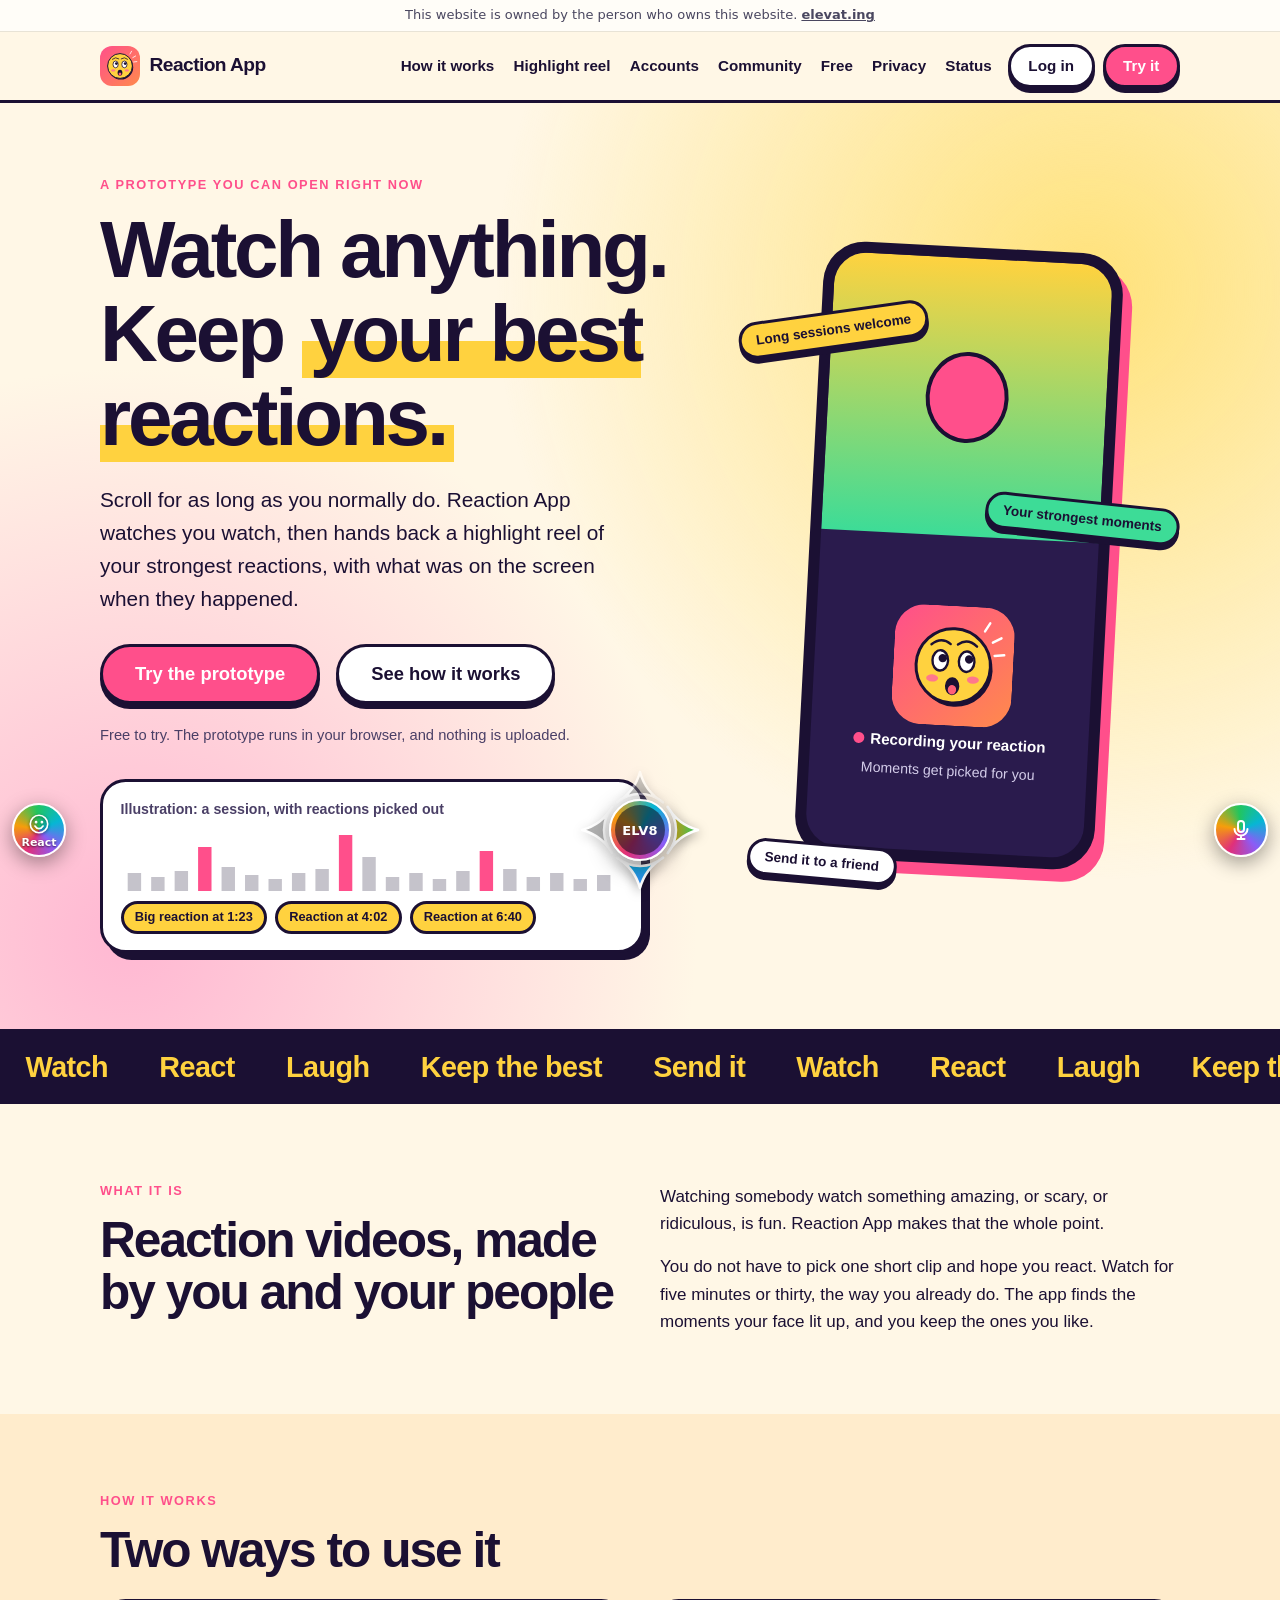
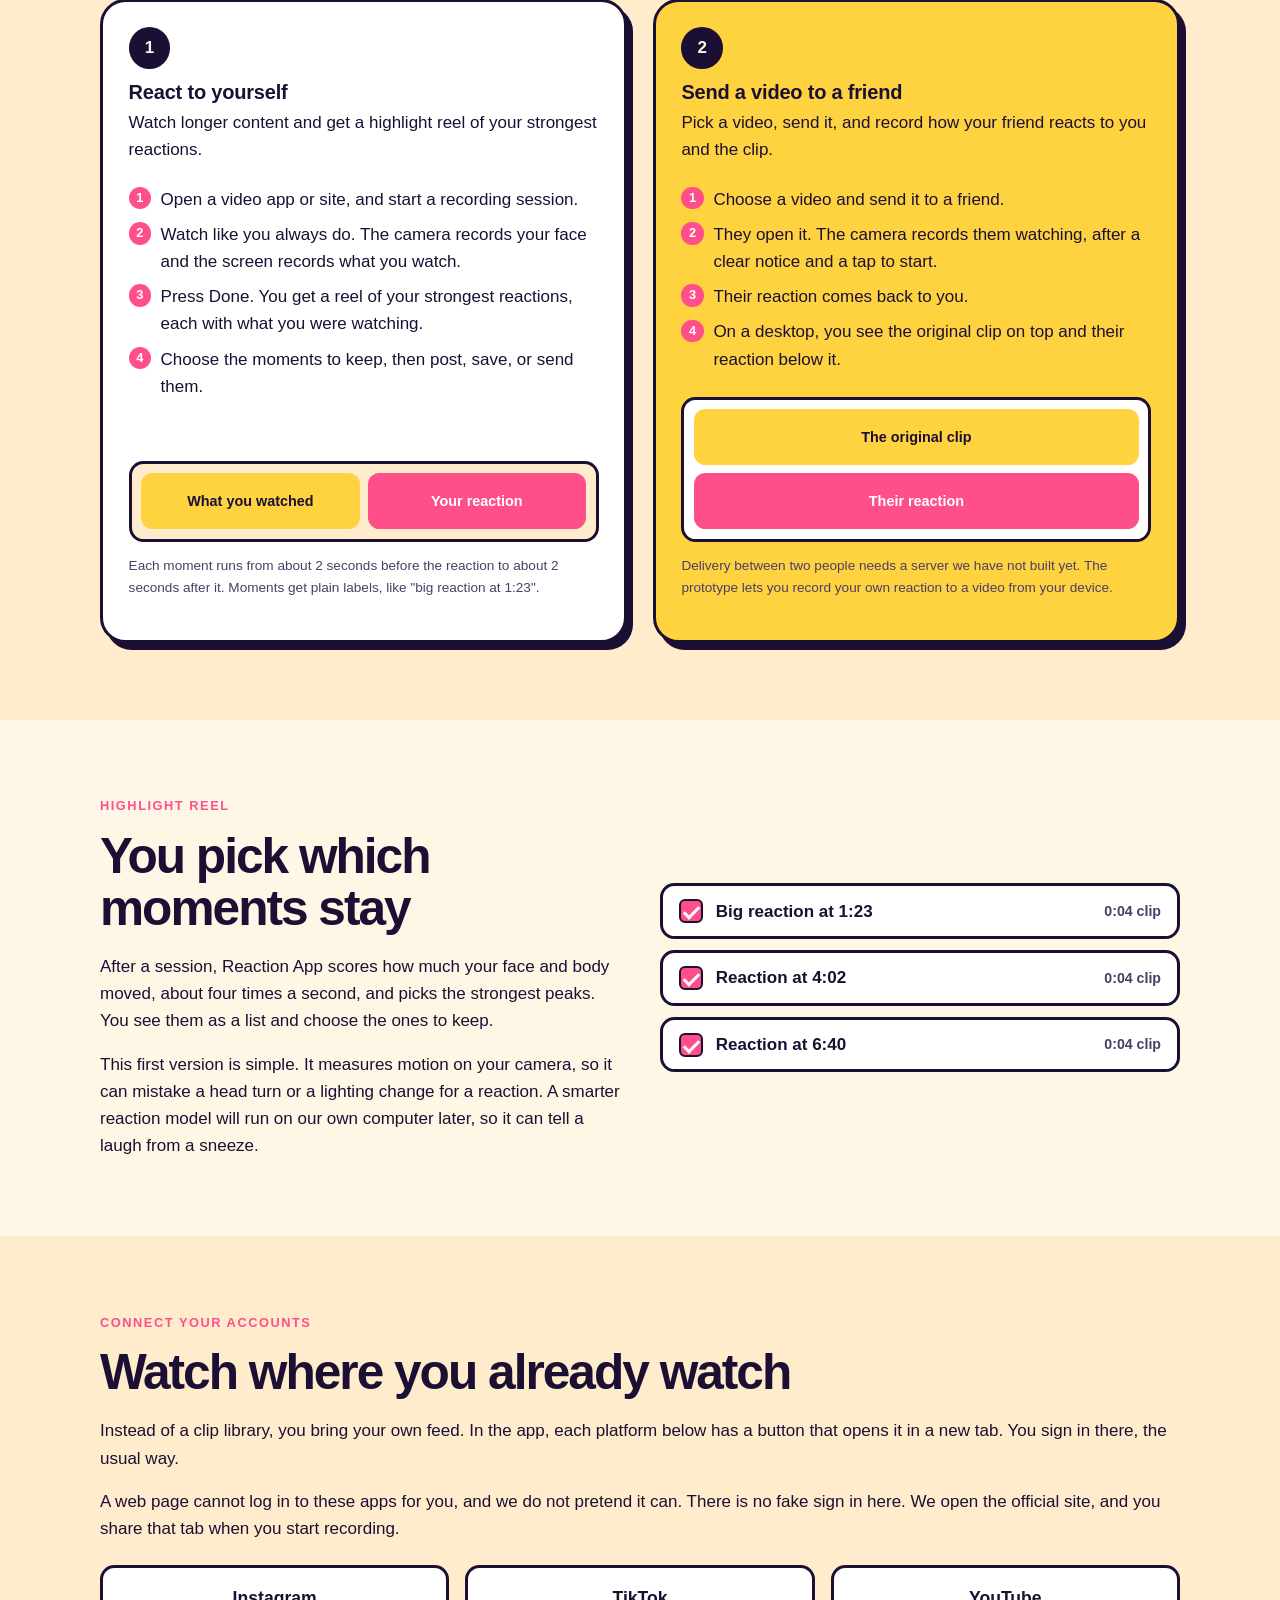
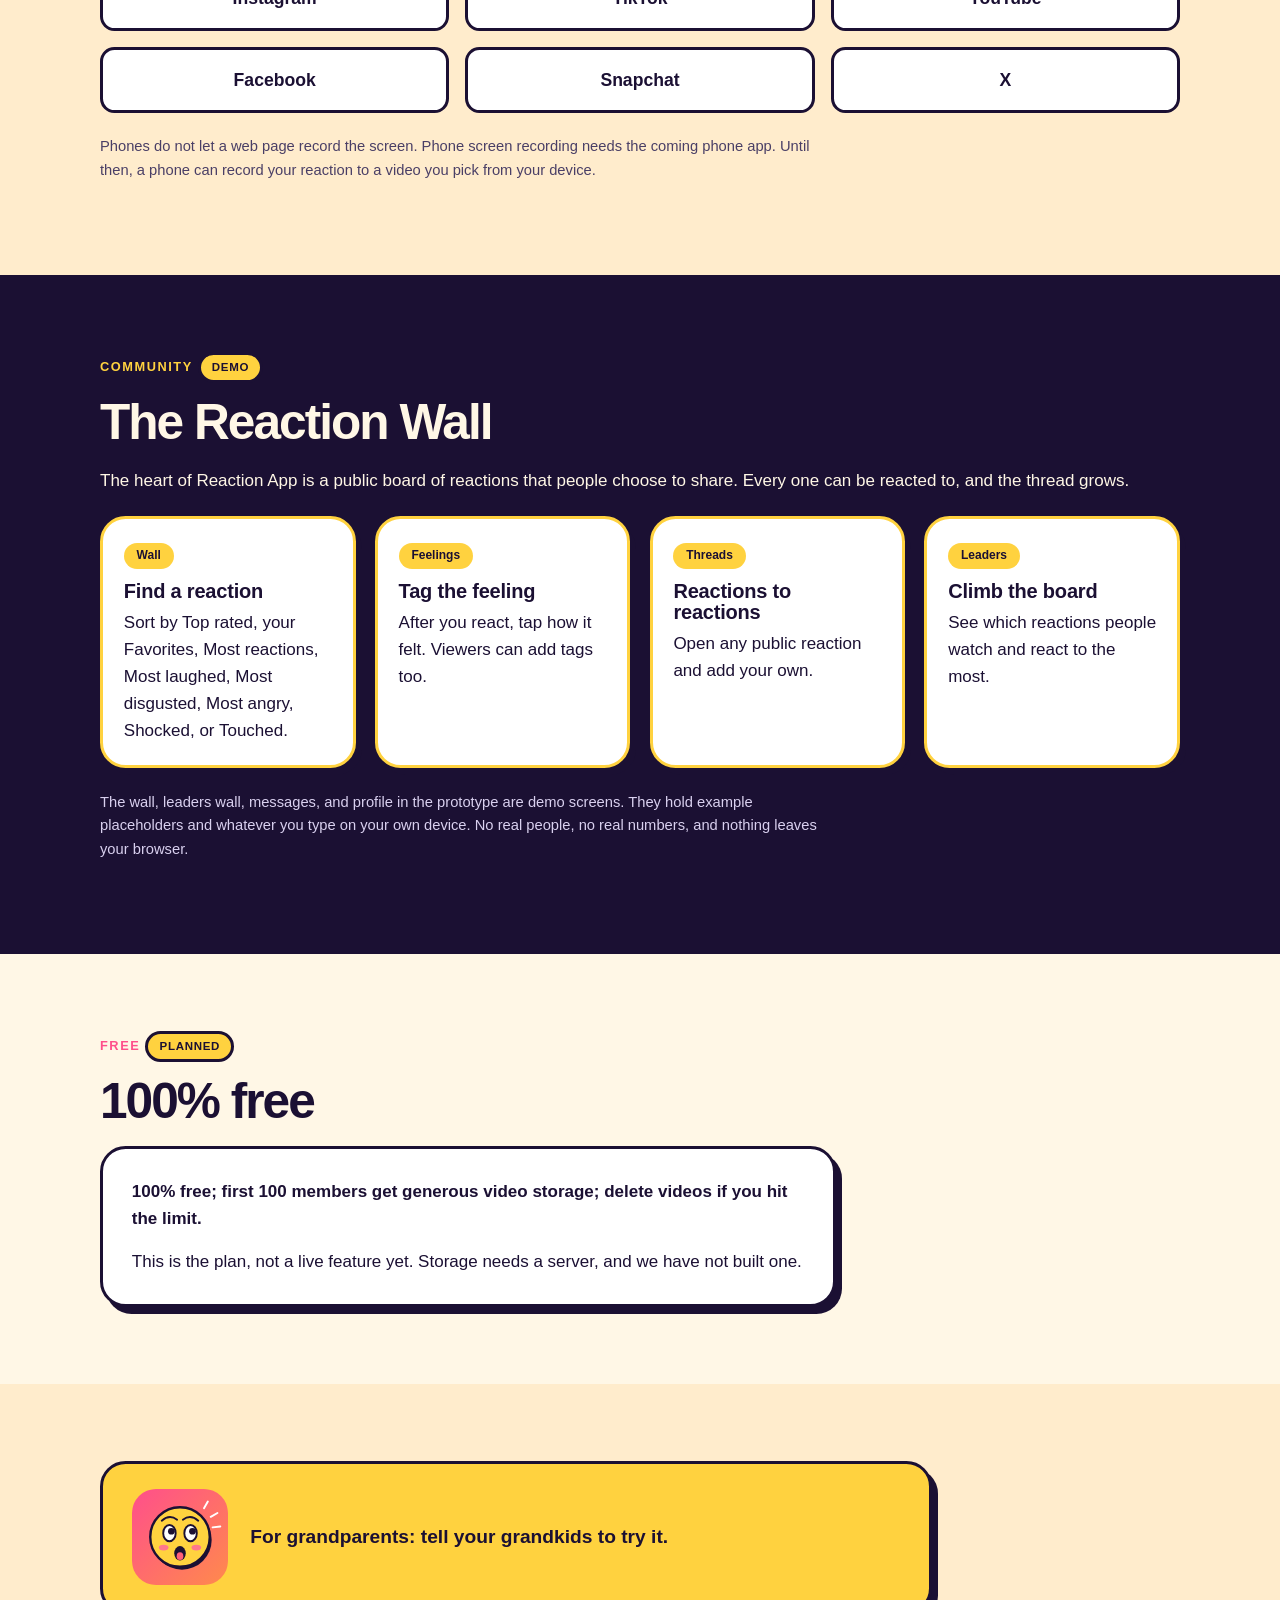
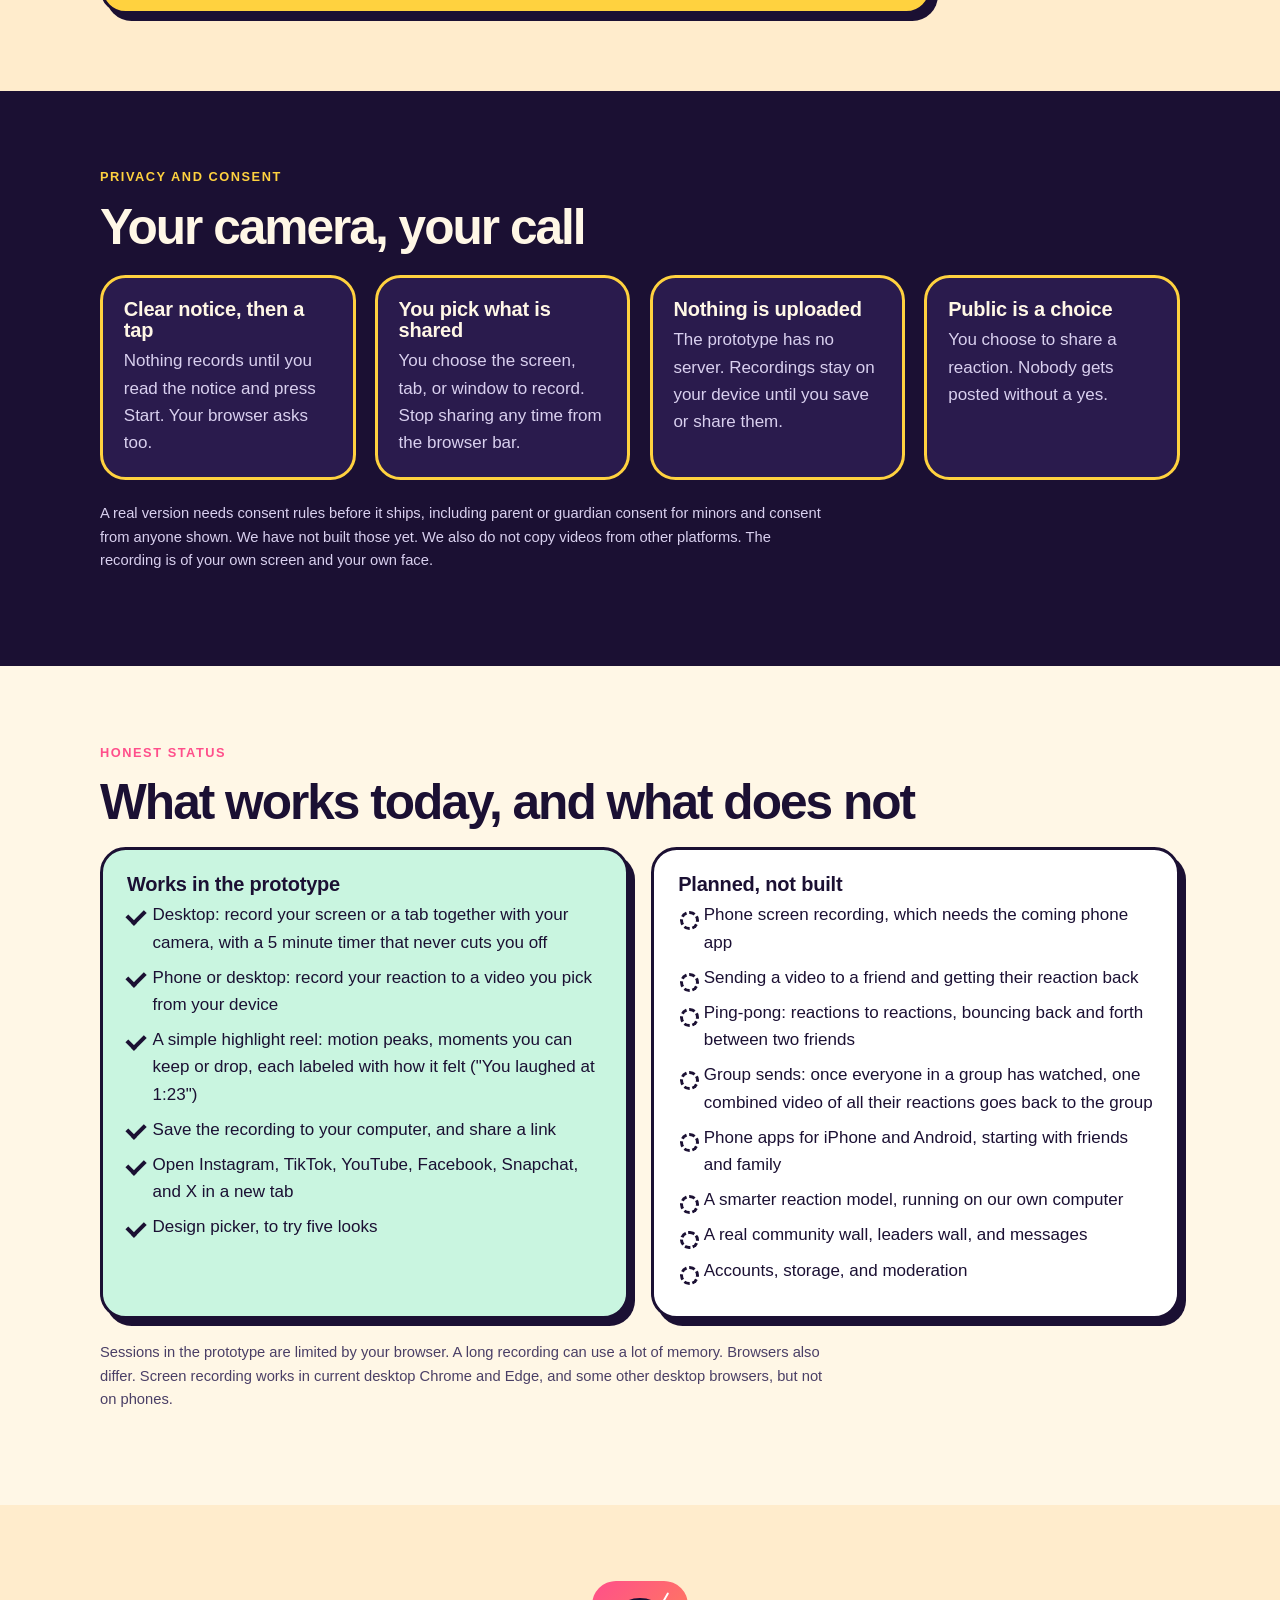
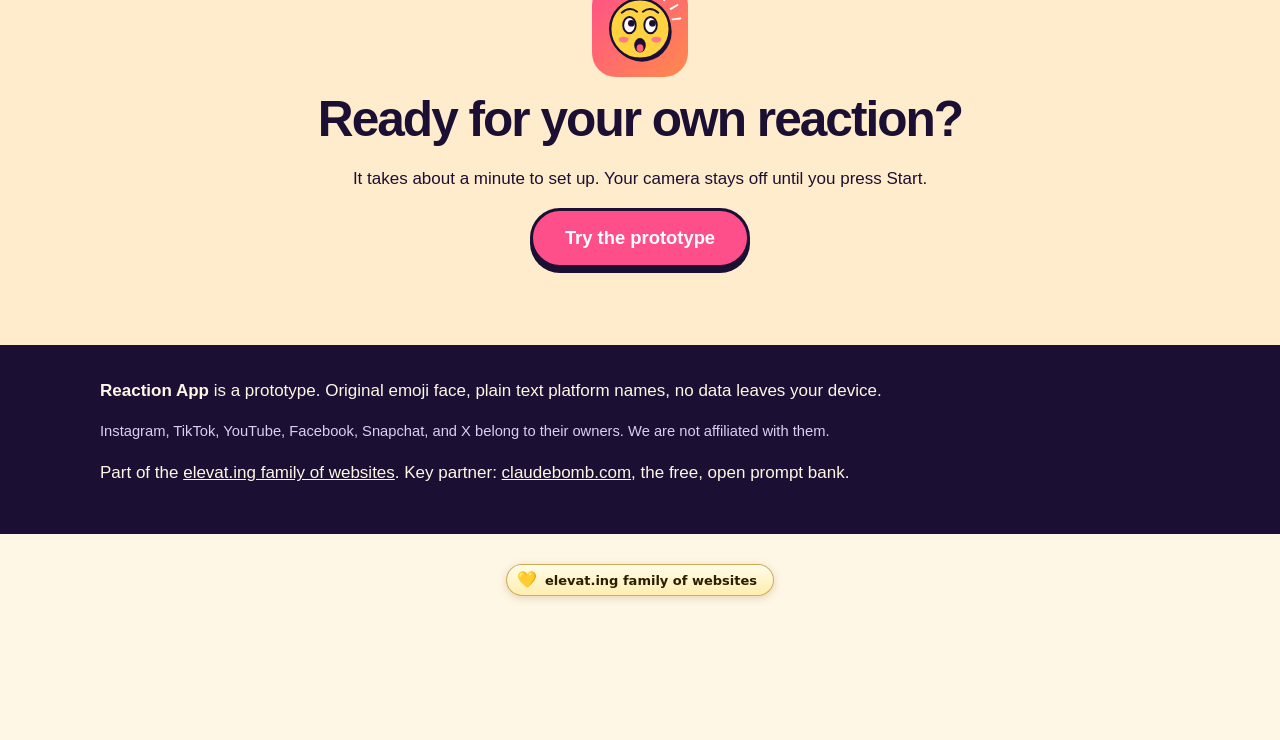
<file: index.html>
<!DOCTYPE html>
<html lang="en"><head><meta charset="utf-8">
<meta name="viewport" content="width=device-width,initial-scale=1">
<title>Reaction App: watch anything, keep your best reactions</title>
<meta name="description" content="Reaction App records your face while you watch, then hands you a highlight reel of your strongest reactions with what you were watching. Or send a video to a friend and get their reaction back.">
<meta name="theme-color" content="#fff7e6">
<meta property="og:title" content="Reaction App">
<meta property="og:description" content="Watch anything. Keep your best reactions.">
<link rel="icon" type="image/svg+xml" href="face.svg">
<link rel="apple-touch-icon" href="app/icons/apple-touch-icon.png">
<link rel="stylesheet" href="designs.css">
<link rel="stylesheet" href="site.css">
<script src="designs.js"></script>
<style>.hrow .hacts{display:flex;gap:.5rem;align-items:center;flex:none}.hrow .hacts .btn{margin-left:0}@media(max-width:820px){.hrow .hacts{margin-left:auto}}</style>
</head><body>
<a class="skip" href="#main">Skip to content</a>
<div class="elv8-cap" data-elv8-cap role="note" style="font:13px/1.45 system-ui,-apple-system,'Segoe UI',Roboto,sans-serif;text-align:center;padding:6px 12px;background:#fffdf8;color:#4a4760;border-bottom:1px solid #e8e3d6;position:relative;z-index:30">This website is owned by the person who owns this website. <a href="https://elevat.ing/" style="color:inherit;font-weight:700">elevat.ing</a></div>
<header class="hdr"><div class="wrap hrow">
  <a class="logo" href="./"><img src="face.svg" width="40" height="40" alt=""><span>Reaction App</span></a>
  <nav aria-label="Sections" class="links"><a href="#how">How it works</a><a href="#reel">Highlight reel</a><a href="#connect">Accounts</a><a href="#community">Community</a><a href="#free">Free</a><a href="#privacy">Privacy</a><a href="#today">Status</a></nav>
  <span class="hacts"><button type="button" class="btn sm ghost" data-hmr-login aria-label="Log in (coming soon)">Log in</button><a class="btn sm" href="app/">Try it</a></span>
</div></header>

<main id="main">
<section class="hero"><div class="wrap hgrid">
  <div>
    <p class="eyebrow">A prototype you can open right now</p>
    <h1>Watch anything.<br>Keep <span class="hl">your best reactions.</span></h1>
    <p class="lede">Scroll for as long as you normally do. Reaction App watches you watch, then hands back a highlight reel of your strongest reactions, with what was on the screen when they happened.</p>
    <div class="cta"><a class="btn big" href="app/">Try the prototype</a><a class="btn big ghost" href="#how">See how it works</a></div>
    <p class="note">Free to try. The prototype runs in your browser, and nothing is uploaded.</p>
    <div class="meter" aria-hidden="true">
      <small>Illustration: a session, with reactions picked out</small>
      <svg viewBox="0 0 300 64" preserveAspectRatio="none"><g class="bars">
        <rect x="4" y="46" width="8" height="18"/><rect x="18" y="50" width="8" height="14"/><rect x="32" y="44" width="8" height="20"/><rect x="46" y="20" width="8" height="44" class="pk"/><rect x="60" y="40" width="8" height="24"/><rect x="74" y="48" width="8" height="16"/><rect x="88" y="52" width="8" height="12"/><rect x="102" y="46" width="8" height="18"/><rect x="116" y="42" width="8" height="22"/><rect x="130" y="8" width="8" height="56" class="pk"/><rect x="144" y="30" width="8" height="34"/><rect x="158" y="50" width="8" height="14"/><rect x="172" y="46" width="8" height="18"/><rect x="186" y="52" width="8" height="12"/><rect x="200" y="44" width="8" height="20"/><rect x="214" y="24" width="8" height="40" class="pk"/><rect x="228" y="42" width="8" height="22"/><rect x="242" y="50" width="8" height="14"/><rect x="256" y="46" width="8" height="18"/><rect x="270" y="52" width="8" height="12"/><rect x="284" y="48" width="8" height="16"/>
      </g></svg>
      <ul><li>Big reaction at 1:23</li><li>Reaction at 4:02</li><li>Reaction at 6:40</li></ul>
    </div>
  </div>
  <div class="phonewrap" aria-hidden="true">
    <div class="phone">
      <div class="screen">
        <div class="clip"><div class="balloon"></div><div class="pop"><i></i><i></i><i></i><i></i><i></i><i></i><i></i><i></i></div><span class="surp">SURPRISE</span></div>
        <div class="below"><img class="bigface" src="face.svg" width="120" height="120" alt=""><p><span class="rdot"></span> Recording your reaction</p><small>Moments get picked for you</small></div>
      </div>
    </div>
    <span class="sticker s1">Long sessions welcome</span><span class="sticker s2">Your strongest moments</span><span class="sticker s3">Send it to a friend</span>
  </div>
</div></section>

<div class="marquee" aria-hidden="true"><div><span>Watch</span><span>React</span><span>Laugh</span><span>Keep the best</span><span>Send it</span><span>Watch</span><span>React</span><span>Laugh</span><span>Keep the best</span><span>Send it</span></div></div>

<section id="what" class="sec"><div class="wrap two">
  <div><p class="eyebrow">What it is</p><h2>Reaction videos, made by you and your people</h2></div>
  <div class="prose">
    <p>Watching somebody watch something amazing, or scary, or ridiculous, is fun. Reaction App makes that the whole point.</p>
    <p>You do not have to pick one short clip and hope you react. Watch for five minutes or thirty, the way you already do. The app finds the moments your face lit up, and you keep the ones you like.</p>
  </div>
</div></section>

<section id="how" class="sec tint"><div class="wrap">
  <p class="eyebrow">How it works</p><h2>Two ways to use it</h2>
  <div class="ways">
    <article class="way">
      <span class="n">1</span><h3>React to yourself</h3>
      <p>Watch longer content and get a highlight reel of your strongest reactions.</p>
      <ol>
        <li>Open a video app or site, and start a recording session.</li>
        <li>Watch like you always do. The camera records your face and the screen records what you watch.</li>
        <li>Press Done. You get a reel of your strongest reactions, each with what you were watching.</li>
        <li>Choose the moments to keep, then post, save, or send them.</li>
      </ol>
      <div class="viz"><div class="vz row2" aria-hidden="true"><div class="a">What you watched</div><div class="b">Your reaction</div></div></div>
      <p class="fine inway">Each moment runs from about 2 seconds before the reaction to about 2 seconds after it. Moments get plain labels, like "big reaction at 1:23".</p>
    </article>
    <article class="way">
      <span class="n">2</span><h3>Send a video to a friend</h3>
      <p>Pick a video, send it, and record how your friend reacts to you and the clip.</p>
      <ol>
        <li>Choose a video and send it to a friend.</li>
        <li>They open it. The camera records them watching, after a clear notice and a tap to start.</li>
        <li>Their reaction comes back to you.</li>
        <li>On a desktop, you see the original clip on top and their reaction below it.</li>
      </ol>
      <div class="viz"><div class="vz" aria-hidden="true"><div class="a">The original clip</div><div class="b">Their reaction</div></div></div>
      <p class="fine inway">Delivery between two people needs a server we have not built yet. The prototype lets you record your own reaction to a video from your device.</p>
    </article>
  </div>
</div></section>

<section id="reel" class="sec"><div class="wrap reel">
  <div><p class="eyebrow">Highlight reel</p><h2>You pick which moments stay</h2>
    <div class="prose"><p>After a session, Reaction App scores how much your face and body moved, about four times a second, and picks the strongest peaks. You see them as a list and choose the ones to keep.</p>
    <p>This first version is simple. It measures motion on your camera, so it can mistake a head turn or a lighting change for a reaction. A smarter reaction model will run on our own computer later, so it can tell a laugh from a sneeze.</p></div></div>
  <ul class="moments" aria-label="Illustration of a moment list">
    <li><span class="box"></span>Big reaction at 1:23<small>0:04 clip</small></li>
    <li><span class="box"></span>Reaction at 4:02<small>0:04 clip</small></li>
    <li><span class="box"></span>Reaction at 6:40<small>0:04 clip</small></li>
  </ul>
</div></section>

<section id="connect" class="sec tint"><div class="wrap">
  <p class="eyebrow">Connect your accounts</p><h2>Watch where you already watch</h2>
  <div class="prose"><p>Instead of a clip library, you bring your own feed. In the app, each platform below has a button that opens it in a new tab. You sign in there, the usual way.</p>
  <p>A web page cannot log in to these apps for you, and we do not pretend it can. There is no fake sign in here. We open the official site, and you share that tab when you start recording.</p></div>
  <ul class="plats" aria-label="Platforms"><li>Instagram</li><li>TikTok</li><li>YouTube</li><li>Facebook</li><li>Snapchat</li><li>X</li></ul>
  <p class="fine">Phones do not let a web page record the screen. Phone screen recording needs the coming phone app. Until then, a phone can record your reaction to a video you pick from your device.</p>
</div></section>

<section id="community" class="sec comm"><div class="wrap">
  <p class="eyebrow">Community <span class="tag">Demo</span></p><h2>The Reaction Wall</h2>
  <div class="prose"><p>The heart of Reaction App is a public board of reactions that people choose to share. Every one can be reacted to, and the thread grows.</p></div>
  <ul class="cgrid">
    <li><span class="badge">Wall</span><h3>Find a reaction</h3><p>Sort by Top rated, your Favorites, Most reactions, Most laughed, Most disgusted, Most angry, Shocked, or Touched.</p></li>
    <li><span class="badge">Feelings</span><h3>Tag the feeling</h3><p>After you react, tap how it felt. Viewers can add tags too.</p></li>
    <li><span class="badge">Threads</span><h3>Reactions to reactions</h3><p>Open any public reaction and add your own.</p></li>
    <li><span class="badge">Leaders</span><h3>Climb the board</h3><p>See which reactions people watch and react to the most.</p></li>
  </ul>
  <p class="fine light">The wall, leaders wall, messages, and profile in the prototype are demo screens. They hold example placeholders and whatever you type on your own device. No real people, no real numbers, and nothing leaves your browser.</p>
</div></section>

<section id="free" class="sec"><div class="wrap">
  <p class="eyebrow">Free <span class="tag">Planned</span></p><h2>100% free</h2>
  <div class="free">
    <p><b>100% free; first 100 members get generous video storage; delete videos if you hit the limit.</b></p>
    <p style="margin:0">This is the plan, not a live feature yet. Storage needs a server, and we have not built one.</p>
  </div>
</div></section>

<section id="grandparents" class="sec tint"><div class="wrap">
  <div class="gp"><img src="face.svg" width="96" height="96" alt=""><p><b>For grandparents:</b> tell your grandkids to try it.</p></div>
</div></section>

<section id="privacy" class="sec dark"><div class="wrap">
  <p class="eyebrow">Privacy and consent</p><h2>Your camera, your call</h2>
  <ul class="cards">
    <li><h3>Clear notice, then a tap</h3><p>Nothing records until you read the notice and press Start. Your browser asks too.</p></li>
    <li><h3>You pick what is shared</h3><p>You choose the screen, tab, or window to record. Stop sharing any time from the browser bar.</p></li>
    <li><h3>Nothing is uploaded</h3><p>The prototype has no server. Recordings stay on your device until you save or share them.</p></li>
    <li><h3>Public is a choice</h3><p>You choose to share a reaction. Nobody gets posted without a yes.</p></li>
  </ul>
  <p class="fine light">A real version needs consent rules before it ships, including parent or guardian consent for minors and consent from anyone shown. We have not built those yet. We also do not copy videos from other platforms. The recording is of your own screen and your own face.</p>
</div></section>

<section id="today" class="sec"><div class="wrap">
  <p class="eyebrow">Honest status</p><h2>What works today, and what does not</h2>
  <div class="status">
    <div class="yes"><h3>Works in the prototype</h3><ul>
      <li>Desktop: record your screen or a tab together with your camera, with a 5 minute timer that never cuts you off</li>
      <li>Phone or desktop: record your reaction to a video you pick from your device</li>
      <li>A simple highlight reel: motion peaks, moments you can keep or drop, each labeled with how it felt ("You laughed at 1:23")</li>
      <li>Save the recording to your computer, and share a link</li>
      <li>Open Instagram, TikTok, YouTube, Facebook, Snapchat, and X in a new tab</li>
      <li>Design picker, to try five looks</li>
    </ul></div>
    <div class="no"><h3>Planned, not built</h3><ul>
      <li>Phone screen recording, which needs the coming phone app</li>
      <li>Sending a video to a friend and getting their reaction back</li>
      <li>Ping-pong: reactions to reactions, bouncing back and forth between two friends</li>
      <li>Group sends: once everyone in a group has watched, one combined video of all their reactions goes back to the group</li>
      <li>Phone apps for iPhone and Android, starting with friends and family</li>
      <li>A smarter reaction model, running on our own computer</li>
      <li>A real community wall, leaders wall, and messages</li>
      <li>Accounts, storage, and moderation</li>
    </ul></div>
  </div>
  <p class="fine">Sessions in the prototype are limited by your browser. A long recording can use a lot of memory. Browsers also differ. Screen recording works in current desktop Chrome and Edge, and some other desktop browsers, but not on phones.</p>
</div></section>

<section class="sec final tint"><div class="wrap center">
  <img src="face.svg" width="96" height="96" alt="">
  <h2>Ready for your own reaction?</h2>
  <p>It takes about a minute to set up. Your camera stays off until you press Start.</p>
  <a class="btn big" href="app/">Try the prototype</a>
</div></section>
</main>

<footer class="foot"><div class="wrap">
  <p><b>Reaction App</b> is a prototype. Original emoji face, plain text platform names, no data leaves your device.</p>
  <p class="fine">Instagram, TikTok, YouTube, Facebook, Snapchat, and X belong to their owners. We are not affiliated with them.</p>
  <p>Part of the <a href="https://elevat.ing/">elevat.ing family of websites</a>. Key partner: <a href="https://claudebomb.com/">claudebomb.com</a>, the free, open prompt bank.</p>
</div></footer>
<script src="site.js"></script>
<script src="hmr-dock.js?v=6.10.2" data-site="reactionapp.life" data-design="#dpBtn" data-design-panel="#dpPanel" defer></script>
<script src="https://hmrfamily.life/x/hmr-aud.js?v=1" defer></script>
</body></html>
</file>
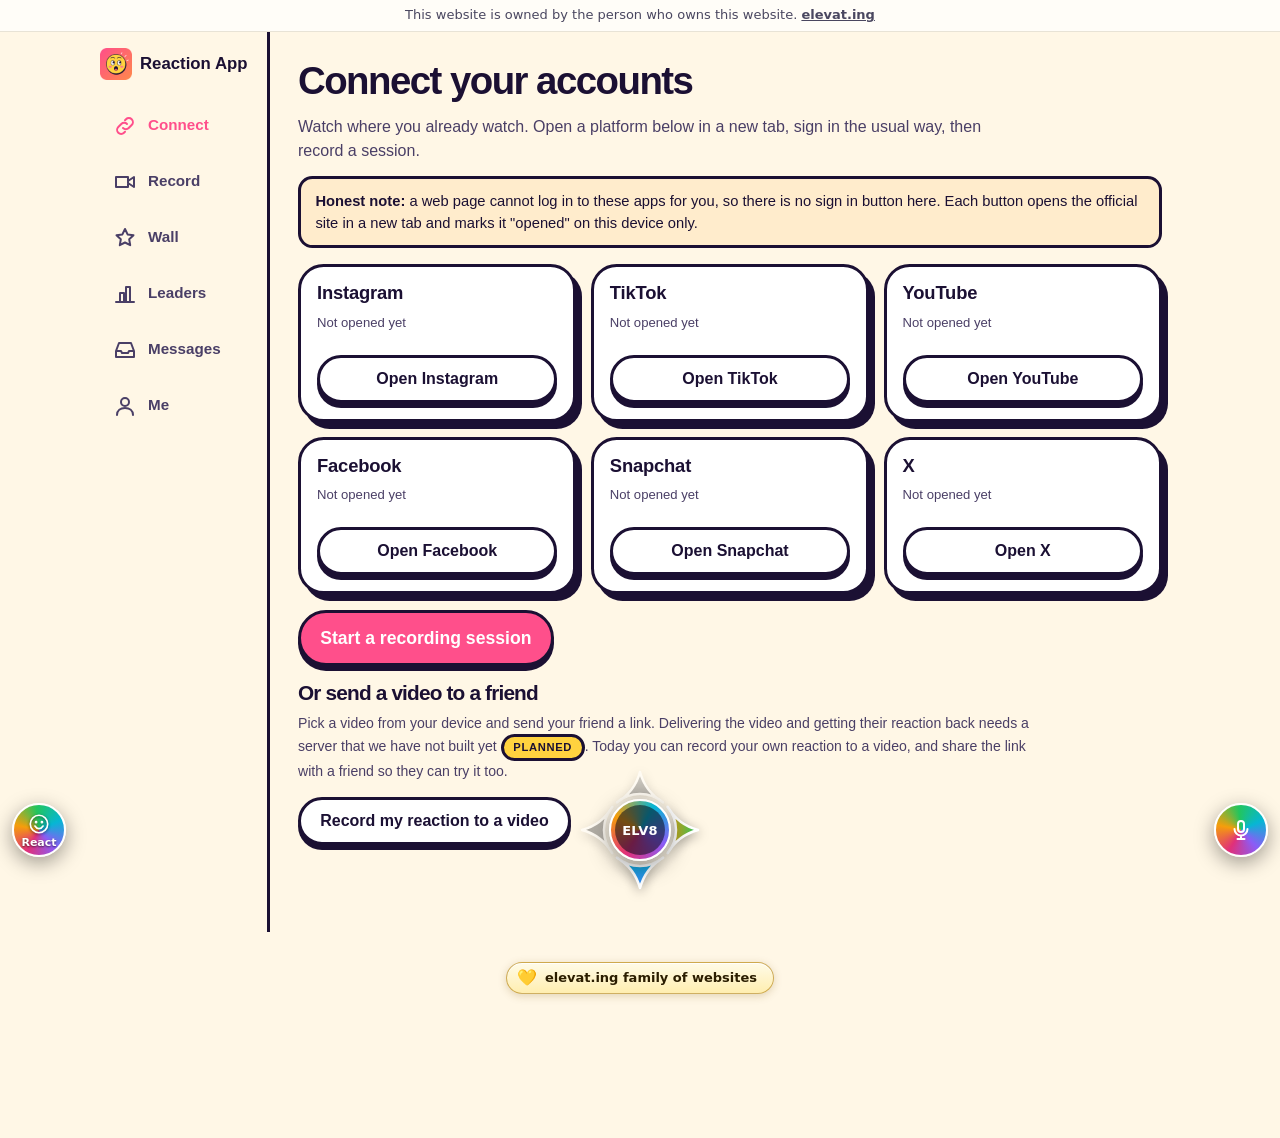
<file: app/index.html>
<!DOCTYPE html>
<html lang="en"><head><meta charset="utf-8">
<meta name="viewport" content="width=device-width,initial-scale=1,viewport-fit=cover">
<title>Reaction App prototype</title>
<meta name="description" content="Record a session of what you watch and your reaction, then keep a highlight reel of your strongest moments. Prototype. Nothing is uploaded.">
<meta name="theme-color" content="#fff7e6">
<link rel="manifest" href="manifest.webmanifest">
<link rel="icon" type="image/png" href="icons/favicon-32.png">
<link rel="apple-touch-icon" href="icons/apple-touch-icon.png">
<link rel="stylesheet" href="../designs.css">
<link rel="stylesheet" href="app.css">
<script src="../designs.js"></script>
</head><body class="has-dock">
<a class="skip" href="#main">Skip to content</a>
<div class="elv8-cap" data-elv8-cap role="note" style="font:13px/1.45 system-ui,-apple-system,'Segoe UI',Roboto,sans-serif;text-align:center;padding:6px 12px;background:#fffdf8;color:#4a4760;border-bottom:1px solid #e8e3d6;position:relative;z-index:30">This website is owned by the person who owns this website. <a href="https://elevat.ing/" style="color:inherit;font-weight:700">elevat.ing</a></div>
<div class="app" id="app">
  <nav class="nav" id="nav" aria-label="Main">
    <a class="brand" href="../" aria-label="Reaction App website"><img src="icons/icon-192.png" width="32" height="32" alt=""><span>Reaction App</span></a>
    <button type="button" data-go="connect" class="on"><svg viewBox="0 0 24 24" aria-hidden="true"><path d="M10 14a4 4 0 0 0 5.7 0l3-3a4 4 0 0 0-5.7-5.7l-1 1M14 10a4 4 0 0 0-5.7 0l-3 3a4 4 0 0 0 5.7 5.7l1-1"/></svg><span>Connect</span></button>
    <button type="button" data-go="record"><svg viewBox="0 0 24 24" aria-hidden="true"><path d="M3 7h12v10H3zM15 11l6-4v10l-6-4"/></svg><span>Record</span></button>
    <button type="button" data-go="wall"><svg viewBox="0 0 24 24" aria-hidden="true"><path d="M12 3l2.6 5.4 5.9.8-4.3 4.1 1 5.9L12 16.5 6.8 19.2l1-5.9L3.5 9.2l5.9-.8z"/></svg><span>Wall</span></button>
    <button type="button" data-go="leaders"><svg viewBox="0 0 24 24" aria-hidden="true"><path d="M7 20V11h4v9M13 20V5h4v15M3 20h18"/></svg><span>Leaders</span></button>
    <button type="button" data-go="inbox"><svg viewBox="0 0 24 24" aria-hidden="true"><path d="M3 13l3-8h12l3 8v6H3zM3 13h5l1 2h6l1-2h5"/></svg><span>Messages</span></button>
    <button type="button" data-go="me"><svg viewBox="0 0 24 24" aria-hidden="true"><circle cx="12" cy="8" r="4"/><path d="M4 21c0-4.5 3.5-7 8-7s8 2.5 8 7"/></svg><span>Me</span></button>
  </nav>

  <main id="main" class="main" tabindex="-1">

    <section class="screen on" id="s-connect" aria-labelledby="h-connect">
      <div class="top"><h1 id="h-connect">Connect your accounts</h1></div>
      <p class="lead">Watch where you already watch. Open a platform below in a new tab, sign in the usual way, then record a session.</p>
      <div class="info"><b>Honest note:</b> a web page cannot log in to these apps for you, so there is no sign in button here. Each button opens the official site in a new tab and marks it "opened" on this device only.</div>
      <ul class="plats" id="plats" aria-label="Platforms"></ul>
      <div class="stack"><button type="button" class="btn big" data-go="record">Start a recording session</button></div>
      <h2>Or send a video to a friend</h2>
      <p class="fine">Pick a video from your device and send your friend a link. Delivering the video and getting their reaction back needs a server that we have not built yet <span class="tag">Planned</span>. Today you can record your own reaction to a video, and share the link with a friend so they can try it too.</p>
      <div class="stack"><button type="button" class="btn ghost" id="goFile">Record my reaction to a video</button></div>
    </section>

    <section class="screen" id="s-record" aria-labelledby="h-record">
      <div class="top"><h1 id="h-record">Record a session</h1></div>
      <div id="recSetup">
        <p class="lead">Choose how to record. A session runs 5 minutes. When time is up, we never cut you off.</p>
        <div class="modes" role="group" aria-label="Recording mode">
          <button type="button" class="mode" id="modeScreen" aria-pressed="false"><b>Screen and camera</b><span>Desktop. Record a tab, window, or screen together with your camera.</span></button>
          <button type="button" class="mode" id="modeFile" aria-pressed="false"><b>Camera and a video from your device</b><span>Phone or desktop. Pick a video, watch it, and record your reaction.</span></button>
        </div>
        <p class="info" id="capMsg" role="status"></p>
        <div id="filePick" hidden>
          <label class="lbl" for="fileIn">Choose a video from your device</label>
          <input id="fileIn" class="inp" type="file" accept="video/*">
          <p class="fine" id="fileMsg" role="status"></p>
        </div>
        <ul class="notice" aria-label="Before you start">
          <li><b>When you press Start,</b> your browser asks to use your camera, and in screen mode to share a screen, tab, or window.</li>
          <li><b>Pick what to share.</b> In screen mode, choose the tab or window with the video app you opened, then switch to it.</li>
          <li><b>Nothing is uploaded.</b> Recordings stay on this device until you save or share them.</li>
          <li><b>You can stop</b> at any time with the Done button.</li>
        </ul>
        <div class="stack"><button type="button" class="btn big" id="btnStart">Start recording</button></div>
        <p class="err" id="recErr" role="alert" hidden></p>
      </div>
      <div id="recLive" hidden>
        <div class="recbar"><span class="dot" aria-hidden="true"></span><span class="timer" id="timer" role="timer" aria-live="off">5:00</span><span id="recStatus" role="status">Recording</span></div>
        <p class="timeup" id="timeUp" role="alert" hidden>Time is up. Finish what you are watching, then press Done.</p>
        <div class="pair" id="livePair">
          <div class="vbox"><video id="vLive1" muted playsinline autoplay></video><span class="lab" id="lab1">What you watch</span><span class="none" id="none1" hidden></span></div>
          <div class="vbox"><video id="vLive2" muted playsinline autoplay></video><span class="lab">You</span></div>
        </div>
        <div class="stack"><button type="button" class="btn big" id="btnDone">Done</button><button type="button" class="btn ghost" id="btnDiscard">Discard session</button></div>
        <p class="fine" id="liveNote"></p>
      </div>
    </section>

    <section class="screen" id="s-reel" aria-labelledby="h-reel">
      <div class="top"><h1 id="h-reel">Your highlight reel</h1><span class="tag">Prototype</span></div>
      <div id="reelBusy" hidden><p id="busyMsg" role="status">Looking for your strongest reactions...</p><div class="prog"><i id="busyBar"></i></div></div>
      <div id="reelNone" class="info" hidden>No recording yet. <button type="button" class="btn small" data-go="record">Record a session</button></div>
      <div id="reelMain" hidden>
        <div class="stack"><button type="button" class="btn ghost small" id="btnLayout" aria-pressed="false">Show clip above reaction (friend's desktop view)</button></div>
        <div class="pair" id="reelPair">
          <div class="vbox"><video id="vR1" playsinline controls></video><span class="lab" id="rlab1">What you watched</span></div>
          <div class="vbox"><video id="vR2" playsinline muted controls></video><span class="lab">Your reaction</span></div>
        </div>
        <h2>Moments</h2>
        <p class="fine" id="momSum"></p>
        <ul class="mlist" id="mlist"></ul>
        <div class="stack"><button type="button" class="btn small ghost" id="btnPlaySel">Play selected moments</button><button type="button" class="btn small ghost" id="btnAddMom">Add a moment at the current time</button></div>
        <p class="info">This is a simple prototype. It measures movement on your camera about 4 times a second, so a head turn or a lighting change can look like a reaction. A smarter reaction model will run on our own computer later.</p>
        <h2>Finish</h2>
        <div class="opts" id="finOpts">
          <label><input type="checkbox" id="optWall" checked><span><b>Post to the community wall</b><span>Demo: posts a note on this device only. No video leaves your device.</span></span></label>
          <label><input type="checkbox" id="optSave" checked><span><b>Save to your computer</b><span>Downloads the recorded video file or files, plus a list of your chosen moments.</span></span></label>
          <label><input type="checkbox" id="optSend" checked><span><b>Send to a friend</b><span>Opens your share sheet if your device has one. Otherwise copies a message with the link. The video itself is not delivered, because that needs a server.</span></span></label>
        </div>
        <div class="stack"><button type="button" class="btn big" id="btnFinish">Finish</button><button type="button" class="btn ghost" data-go="record">Record another</button></div>
        <p class="fine" id="finMsg" role="status"></p>
      </div>
    </section>

    <section class="screen" id="s-wall" aria-labelledby="h-wall">
      <div class="top"><h1 id="h-wall">Community wall</h1><span class="tag">Demo</span></div>
      <p class="lead">A public board of reactions that people choose to share. This screen is a demo. It shows example placeholders and what you post from this device.</p>
      <div class="chips" id="wallChips" role="group" aria-label="Sort the wall"></div>
      <p class="fine" id="wallNote" role="status">Sorting works once real reactions exist.</p>
      <div class="wall" id="wallList" aria-label="Reactions"></div>
    </section>

    <section class="screen" id="s-leaders" aria-labelledby="h-leaders">
      <div class="top"><h1 id="h-leaders">Leaders wall</h1><span class="tag">Demo</span></div>
      <p class="lead">Which reactions people watch and react to the most. No real people or numbers exist yet.</p>
      <h2>Most watched reactions</h2>
      <ul class="rows"><li><span>Example reaction 1</span><span>n/a</span></li><li><span>Example reaction 2</span><span>n/a</span></li><li><span>Example reaction 3</span><span>n/a</span></li></ul>
      <h2>Most reacted-to</h2>
      <ul class="rows"><li><span>Example reaction 1</span><span>n/a</span></li><li><span>Example reaction 2</span><span>n/a</span></li></ul>
    </section>

    <section class="screen" id="s-inbox" aria-labelledby="h-inbox">
      <div class="top"><h1 id="h-inbox">Messages</h1><span class="tag">Demo</span></div>
      <p class="lead">Messages stay on this device in the prototype. Real messages between people need a server.</p>
      <label class="lbl" for="msgIn">Write a note to yourself</label>
      <textarea id="msgIn" class="inp" maxlength="500"></textarea>
      <div class="stack"><button type="button" class="btn small" id="msgAdd">Save note</button></div>
      <ul class="msgs" id="msgList"></ul>
      <p class="fine" id="msgEmpty">No notes yet.</p>
    </section>

    <section class="screen" id="s-me" aria-labelledby="h-me">
      <div class="top"><h1 id="h-me">Profile</h1><span class="tag">Demo</span></div>
      <label class="lbl" for="nameIn">Display name</label>
      <input id="nameIn" class="inp" type="text" maxlength="40" autocomplete="off">
      <p class="fine">Saved on this device only.</p>
      <div class="card"><h2>On this device</h2><p id="meStats"></p></div>
      <div class="card"><h2>Free <span class="tag">Planned</span></h2><p>100% free; first 100 members get generous video storage; delete videos if you hit the limit.</p><p class="fine">This is the plan. It is not live yet, because storage needs a server.</p></div>
      <div class="card"><h2>For grandparents</h2><p>Tell your grandkids to try it.</p></div>
      <div class="stack"><button type="button" class="btn ghost small" id="btnCopyLink">Copy a link to share</button><button type="button" class="btn ghost small" id="btnClear">Clear data on this device</button></div>
      <p class="fine" id="meMsg" role="status"></p>
    </section>

  </main>
</div>
<script src="app.js"></script>
<script src="../hmr-dock.js?v=6.10.2" data-site="reactionapp.life" data-design="#dpBtn" data-design-panel="#dpPanel" defer></script>
<script src="https://hmrfamily.life/x/hmr-aud.js?v=1" defer></script>
</body></html>
</file>
<file: designs.css>
/* Design tokens. Design 1 is the original playful pink and is the default. */
:root{
  --bg:#fff7e6;--bg2:#ffeccc;--card:#ffffff;--ink:#1b1033;--mut:#4a3f66;
  --acc:#ff4f8b;--acc-ink:#ffffff;--btn-bg:#ff4f8b;--acc2:#ffd23f;--acc3:#3ddc97;--acc4:#4aa8ff;--soft3:#c9f5e0;
  --line:#1b1033;--bw:3px;--sh:6px 7px 0 var(--line);--btn-sh:0 5px 0 var(--line);
  --r:1.6rem;--rs:.9rem;--rp:99px;
  --f:ui-sans-serif,-apple-system,"Segoe UI",Roboto,"Helvetica Neue",Arial,sans-serif;--hf:var(--f);--hw:900;--hls:-.04em;
  --hero:radial-gradient(circle at 85% 20%,#ffe27a 0,transparent 45%),radial-gradient(circle at 10% 90%,#ffb7d2 0,transparent 40%);
  --hdr-bg:rgba(255,247,230,.92);
  --dark:#1b1033;--dark-ink:#fff7e6;--dark-mut:#d9d0ef;--dark-card:#2a1b4d;--dark-line:#ffd23f;--dark-acc:#ffd23f;
  --phone:#1b1033;--screen:#2a1b4d;--phone-sh:10px 12px 0 var(--acc);
  --ok:#1f9d63;--warn:#b45309;
  color-scheme:light;
}
html[data-design="2"]{
  --bg:#ffffff;--bg2:#f5f5f7;--card:#ffffff;--ink:#1d1d1f;--mut:#6e6e73;
  --acc:#0071e3;--acc-ink:#ffffff;--btn-bg:#0071e3;--acc2:#d6e9ff;--acc3:#d9f2e3;--acc4:#0071e3;--soft3:#e8f5ee;
  --line:#d2d2d7;--bw:1px;--sh:0 10px 34px rgba(0,0,0,.08);--btn-sh:none;
  --r:22px;--rs:14px;--rp:99px;
  --f:-apple-system,BlinkMacSystemFont,"SF Pro Text","Segoe UI",Roboto,"Helvetica Neue",Arial,sans-serif;--hw:700;--hls:-.03em;
  --hero:linear-gradient(180deg,#fbfbfd 0,#f2f4f8 100%);
  --hdr-bg:rgba(255,255,255,.82);
  --dark:#1d1d1f;--dark-ink:#f5f5f7;--dark-mut:#a1a1a6;--dark-card:#2c2c2e;--dark-line:#424245;--dark-acc:#6cb4ff;
  --phone:#1d1d1f;--screen:#2c2c2e;--phone-sh:0 30px 60px rgba(0,0,0,.18);
}
html[data-design="3"]{
  --bg:#0e0a1f;--bg2:#17112e;--card:#1c1538;--ink:#f3efff;--mut:#b3a9d6;
  --acc:#8b5cff;--acc-ink:#ffffff;--btn-bg:linear-gradient(135deg,#8b5cff,#3b82f6);--acc2:#22d3ee;--acc3:#34d399;--acc4:#22d3ee;--soft3:#12352e;
  --line:#3a2f6b;--bw:2px;--sh:0 12px 44px rgba(139,92,255,.22);--btn-sh:0 0 24px rgba(139,92,255,.45);
  --r:1.4rem;--rs:.9rem;--rp:99px;--hw:800;--hls:-.035em;
  --hero:radial-gradient(circle at 80% 15%,rgba(139,92,255,.45) 0,transparent 45%),radial-gradient(circle at 10% 90%,rgba(34,211,238,.25) 0,transparent 40%);
  --hdr-bg:rgba(14,10,31,.85);
  --dark:#07050f;--dark-ink:#f3efff;--dark-mut:#b3a9d6;--dark-card:#17112e;--dark-line:#3a2f6b;--dark-acc:#22d3ee;
  --phone:#05030c;--screen:#17112e;--phone-sh:0 0 70px rgba(139,92,255,.45);
  color-scheme:dark;
}
html[data-design="4"]{
  --bg:#fff4ec;--bg2:#ffe3d1;--card:#ffffff;--ink:#3b1d2e;--mut:#6b4a5c;
  --acc:#e8338a;--acc-ink:#ffffff;--btn-bg:linear-gradient(135deg,#ff8a3d,#e8338a);--acc2:#ffd2a8;--acc3:#ffc2d9;--acc4:#ff8a3d;--soft3:#ffe9d9;
  --line:#f0cdb8;--bw:1.5px;--sh:0 14px 36px rgba(232,51,138,.16);--btn-sh:0 10px 22px rgba(232,51,138,.3);
  --r:1.8rem;--rs:1rem;--rp:99px;--hw:800;--hls:-.035em;
  --hero:linear-gradient(135deg,#ffd9b8 0,#ffb3cf 55%,#d9b8ff 100%);
  --hdr-bg:rgba(255,244,236,.88);
  --dark:#3b1d2e;--dark-ink:#fff4ec;--dark-mut:#f1cfdc;--dark-card:#522a40;--dark-line:#ff8a3d;--dark-acc:#ffb27a;
  --phone:#3b1d2e;--screen:#522a40;--phone-sh:0 30px 60px rgba(232,51,138,.3);
}
html[data-design="5"]{
  --bg:#f6f1e7;--bg2:#ece4d2;--card:#fffdf7;--ink:#1a1a1a;--mut:#4d4a42;
  --acc:#b8380a;--acc-ink:#ffffff;--btn-bg:#b8380a;--acc2:#e9d8a6;--acc3:#cfe3d4;--acc4:#1f5f8b;--soft3:#dfeadf;
  --line:#1a1a1a;--bw:1.5px;--sh:none;--btn-sh:none;
  --r:4px;--rs:3px;--rp:3px;
  --f:ui-sans-serif,-apple-system,"Segoe UI",Roboto,Arial,sans-serif;--hf:Georgia,"Times New Roman",serif;--hw:700;--hls:-.02em;
  --hero:linear-gradient(0deg,#f6f1e7 0,#f6f1e7 100%);
  --hdr-bg:rgba(246,241,231,.94);
  --dark:#1a1a1a;--dark-ink:#f6f1e7;--dark-mut:#cfc8b6;--dark-card:#262626;--dark-line:#6b655a;--dark-acc:#e9d8a6;
  --phone:#1a1a1a;--screen:#262626;--phone-sh:none;
}

/* Design picker */
.dp-btn{position:fixed;right:max(12px,env(safe-area-inset-right));bottom:max(12px,env(safe-area-inset-bottom));z-index:200;display:inline-flex;align-items:center;gap:.45rem;min-height:44px;padding:.5rem 1rem;border-radius:99px;border:2px solid var(--line);background:var(--card);color:var(--ink);font:700 .92rem/1 var(--f);cursor:pointer;box-shadow:0 6px 20px rgba(0,0,0,.2)}
.dp-btn svg{width:18px;height:18px;fill:none;stroke:currentColor;stroke-width:2;stroke-linecap:round;stroke-linejoin:round}
.dp-panel{position:fixed;right:max(12px,env(safe-area-inset-right));bottom:max(12px,env(safe-area-inset-bottom));z-index:210;width:min(380px,calc(100vw - 24px));max-height:calc(100dvh - 24px);overflow:auto;background:var(--card);color:var(--ink);border:2px solid var(--line);border-radius:18px;box-shadow:0 18px 50px rgba(0,0,0,.35);padding:1rem;font:500 .95rem/1.45 var(--f)}
.dp-panel[hidden],.dp-btn[hidden]{display:none}
.dp-head{display:flex;align-items:center;justify-content:space-between;gap:.5rem;margin-bottom:.4rem}
.dp-head h2{margin:0;font:800 1.1rem/1.2 var(--f);letter-spacing:0}
.dp-x{width:44px;height:44px;border-radius:50%;border:2px solid var(--line);background:transparent;color:var(--ink);font-size:1.3rem;line-height:1;cursor:pointer}
.dp-hint{margin:0 0 .8rem;color:var(--mut);font-size:.85rem}
.dp-item{border:2px solid var(--line);border-radius:14px;padding:.7rem;margin-bottom:.7rem}
.dp-item.on{border-color:var(--acc);box-shadow:0 0 0 2px var(--acc)}
.dp-item h3{margin:0 0 .15rem;font:800 1rem/1.2 var(--f);letter-spacing:0}
.dp-item p{margin:0 0 .5rem;color:var(--mut);font-size:.85rem}
.dp-use{min-height:44px;padding:.4rem .9rem;border-radius:99px;border:2px solid var(--line);background:transparent;color:var(--ink);font:700 .88rem/1 var(--f);cursor:pointer;margin-bottom:.5rem}
.dp-item.on .dp-use{background:var(--acc);color:var(--acc-ink);border-color:var(--acc)}
.dp-rate{display:grid;grid-template-columns:repeat(4,1fr);gap:.35rem}
.dp-rate button{min-height:44px;padding:.2rem .15rem;border-radius:10px;border:2px solid var(--line);background:transparent;color:var(--ink);font:700 .74rem/1.15 var(--f);cursor:pointer}
.dp-rate button[aria-pressed="true"]{background:var(--acc);color:var(--acc-ink);border-color:var(--acc)}
.dp-item label{display:block;font-size:.8rem;font-weight:700;margin:.55rem 0 .2rem}
.dp-item textarea{width:100%;min-height:52px;resize:vertical;border:2px solid var(--line);border-radius:10px;background:var(--bg);color:var(--ink);font:500 .9rem/1.35 var(--f);padding:.4rem .5rem}
.dp-foot{display:flex;gap:.6rem;align-items:center;flex-wrap:wrap}
.dp-copy{min-height:44px;padding:.4rem 1rem;border-radius:99px;border:2px solid var(--acc);background:var(--acc);color:var(--acc-ink);font:800 .9rem/1 var(--f);cursor:pointer}
.dp-msg{font-size:.85rem;color:var(--mut)}
.dp-btn:focus-visible,.dp-panel button:focus-visible,.dp-panel textarea:focus-visible{outline:3px solid var(--acc);outline-offset:2px}
</file>
<file: site.css>
*{box-sizing:border-box}
html{scroll-behavior:smooth;-webkit-text-size-adjust:100%}
body{margin:0;background:var(--bg);color:var(--ink);font:500 1.0625rem/1.6 var(--f);-webkit-font-smoothing:antialiased;overflow-x:hidden}
h1,h2,h3{margin:0;font-family:var(--hf);font-weight:var(--hw);letter-spacing:var(--hls);line-height:1.05}
h1{font-size:clamp(2.4rem,7vw,5rem)}
h2{font-size:clamp(1.9rem,4.6vw,3.1rem);margin-bottom:1.2rem}
h3{font-size:1.25rem;letter-spacing:-.01em;margin-bottom:.4rem}
p{margin:0 0 1rem}ul,ol{margin:0;padding:0;list-style:none}
a{color:inherit}
img{max-width:100%}
:focus-visible{outline:3px solid var(--acc);outline-offset:3px}
.skip{position:absolute;left:-999px;top:8px;background:var(--ink);color:var(--bg);padding:.5rem 1rem;z-index:99;border-radius:8px}.skip:focus{left:8px}
.wrap{max-width:70rem;margin:0 auto;padding:0 1.25rem}
.hdr{position:sticky;top:0;z-index:20;background:var(--hdr-bg);backdrop-filter:blur(10px);border-bottom:var(--bw) solid var(--line)}
.hrow{display:flex;align-items:center;gap:1rem;min-height:68px}
.logo{display:flex;align-items:center;gap:.6rem;font-weight:900;text-decoration:none;font-size:1.2rem;letter-spacing:-.03em}
.logo img{border-radius:12px}
.links{margin-left:auto;display:flex;gap:1.2rem;font-weight:700;font-size:.95rem}
.links a{text-decoration:none}.links a:hover{text-decoration:underline;text-decoration-thickness:3px;text-decoration-color:var(--acc)}
.btn{display:inline-flex;align-items:center;justify-content:center;min-height:48px;padding:.6rem 1.4rem;border-radius:var(--rp);border:var(--bw) solid var(--line);background:var(--btn-bg);color:var(--acc-ink);font:800 1rem/1.2 var(--f);text-decoration:none;box-shadow:var(--btn-sh);transition:transform .12s,box-shadow .12s;cursor:pointer;text-align:center}
.btn:hover{transform:translateY(-2px)}
.btn:active{transform:translateY(2px)}
.btn.sm{min-height:44px;padding:.4rem 1.1rem;font-size:.95rem}
.btn.big{min-height:60px;padding:.8rem 2rem;font-size:1.15rem}
.btn.ghost{background:var(--card);color:var(--ink)}
.eyebrow{font-weight:800;text-transform:uppercase;letter-spacing:.12em;font-size:.8rem;color:var(--acc);margin-bottom:.8rem}
.dark .eyebrow{color:var(--dark-acc)}
.fine{font-size:.92rem;color:var(--mut);max-width:46rem;margin-top:1.4rem}
.fine.light{color:var(--dark-mut)}
.note{font-size:.92rem;color:var(--mut);margin-top:1.2rem}
.tag{display:inline-block;font-weight:800;font-size:.72rem;letter-spacing:.06em;text-transform:uppercase;padding:.2rem .7rem;border-radius:99px;background:var(--acc2);color:var(--ink);border:var(--bw) solid var(--line);vertical-align:middle}
.sec{padding:clamp(2.5rem,6vw,5rem) 0}
.tint{background:var(--bg2)}
.two{display:grid;grid-template-columns:1fr 1fr;gap:2.5rem;align-items:center}
.prose p:last-child{margin-bottom:0}
/* hero */
.hero{padding:clamp(2rem,6vw,4.5rem) 0 clamp(2.5rem,6vw,5rem);background:var(--hero)}
.hgrid{display:grid;gap:2.5rem;grid-template-columns:1.15fr .85fr;align-items:center}
.hl{background:linear-gradient(transparent 58%,var(--acc2) 58%);padding:0 .1em}
.lede{font-size:clamp(1.1rem,2vw,1.3rem);max-width:34rem;margin:1.4rem 0 1.8rem}
.cta{display:flex;gap:1rem;flex-wrap:wrap}
.phonewrap{position:relative;display:flex;justify-content:center;padding-bottom:1rem}
.phone{width:min(300px,72vw);aspect-ratio:9/18.5;background:var(--phone);border-radius:2.6rem;padding:.7rem;box-shadow:var(--phone-sh);transform:rotate(3deg);animation:float 6s ease-in-out infinite}
@keyframes float{50%{transform:rotate(1deg) translateY(-8px)}}
.screen{height:100%;background:var(--screen);border-radius:2rem;overflow:hidden;display:flex;flex-direction:column}
.clip{aspect-ratio:1;background:linear-gradient(var(--acc2),var(--acc3));position:relative;overflow:hidden}
.balloon{position:absolute;left:50%;top:50%;width:30%;aspect-ratio:.92;border-radius:50%;background:var(--acc);border:4px solid var(--line);transform:translate(-50%,-50%);animation:inflate 4s ease-in infinite}
@keyframes inflate{0%{transform:translate(-50%,-50%) scale(.6)}72%{transform:translate(-50%,-50%) scale(2.1) rotate(2deg);opacity:1}73%,100%{transform:translate(-50%,-50%) scale(2.1);opacity:0}}
.pop i{position:absolute;left:50%;top:50%;width:12px;height:6px;background:var(--acc2);opacity:0;animation:conf 4s ease-out infinite}
.pop i:nth-child(2n){background:var(--acc3)}.pop i:nth-child(3n){background:var(--acc4)}.pop i:nth-child(4n){background:#fff}
.pop i:nth-child(1){--x:-90px;--y:-70px}.pop i:nth-child(2){--x:90px;--y:-80px}.pop i:nth-child(3){--x:-60px;--y:50px}.pop i:nth-child(4){--x:70px;--y:60px}.pop i:nth-child(5){--x:0;--y:-100px}.pop i:nth-child(6){--x:-110px;--y:0}.pop i:nth-child(7){--x:110px;--y:10px}.pop i:nth-child(8){--x:10px;--y:90px}
@keyframes conf{0%,72%{opacity:0;transform:translate(0,0)}73%{opacity:1}100%{opacity:0;transform:translate(var(--x),calc(var(--y) + 50px)) rotate(300deg)}}
.surp{position:absolute;inset:0;display:flex;align-items:center;justify-content:center;font-weight:900;font-size:1.7rem;color:var(--ink);opacity:0;animation:sp 4s infinite}
@keyframes sp{0%,72%{opacity:0;transform:scale(.6)}75%,95%{opacity:1;transform:scale(1)}100%{opacity:0}}
.below{flex:1;display:flex;flex-direction:column;align-items:center;justify-content:center;gap:.3rem;color:#fff;text-align:center;padding:.5rem}
.below p{margin:0;font-weight:800;font-size:.95rem;display:flex;align-items:center;gap:.4rem}
.below small{color:#d4cdea}
.bigface{border-radius:30px;animation:shock 4s infinite}
@keyframes shock{0%,70%{transform:scale(1)}74%{transform:scale(1.18) rotate(-4deg)}80%,100%{transform:scale(1)}}
.rdot{width:11px;height:11px;border-radius:50%;background:var(--acc);animation:blink 1s infinite}
@keyframes blink{50%{opacity:.2}}
.sticker{position:absolute;background:var(--acc2);color:var(--ink);border:var(--bw) solid var(--line);border-radius:99px;padding:.3rem .9rem;font-weight:800;font-size:.85rem;box-shadow:var(--btn-sh);white-space:nowrap}
.s1{left:0;top:10%;transform:rotate(-8deg)}.s2{right:0;top:40%;transform:rotate(6deg);background:var(--acc3)}.s3{left:2%;bottom:0;transform:rotate(5deg);background:var(--card)}
/* hero reel meter */
.meter{margin-top:2rem;max-width:34rem;background:var(--card);border:var(--bw) solid var(--line);border-radius:var(--r);padding:1rem 1.1rem;box-shadow:var(--sh)}
.meter small{display:block;color:var(--mut);font-weight:700;margin-bottom:.4rem}
.meter svg{display:block;width:100%;height:64px}
.meter .bars rect{fill:var(--line);opacity:.25}
.meter .bars rect.pk{fill:var(--acc);opacity:1;transform-origin:center bottom;transform-box:fill-box;animation:pk 2.4s ease-in-out infinite}
.meter .bars rect.pk:nth-of-type(2n){animation-delay:.6s}
@keyframes pk{50%{transform:scaleY(.72)}}
.meter ul{display:flex;gap:.5rem;flex-wrap:wrap;margin-top:.6rem}
.meter li{font-size:.8rem;font-weight:800;background:var(--acc2);color:var(--ink);padding:.2rem .7rem;border-radius:99px;border:var(--bw) solid var(--line)}
/* marquee */
.marquee{background:var(--dark);color:var(--dark-acc);overflow:hidden;white-space:nowrap;border-block:var(--bw) solid var(--line)}
.marquee div{display:inline-flex;animation:slide 22s linear infinite}
.marquee span{font-family:var(--hf);font-weight:var(--hw);font-size:1.8rem;padding:.7rem 1.6rem;letter-spacing:-.02em}
@keyframes slide{to{transform:translateX(-50%)}}
/* ways */
.ways{display:grid;grid-template-columns:1fr 1fr;gap:1.6rem;margin-top:1.4rem}
.way{background:var(--card);border:var(--bw) solid var(--line);border-radius:var(--r);padding:1.6rem;box-shadow:var(--sh);display:flex;flex-direction:column}
.way:nth-child(2){background:var(--acc2)}
.way .n{display:inline-flex;width:2.6rem;height:2.6rem;border-radius:50%;background:var(--ink);color:var(--bg);font-weight:900;align-items:center;justify-content:center;margin-bottom:.8rem}
.way ol{counter-reset:s;margin:.4rem 0 1rem}
.way ol li{counter-increment:s;position:relative;padding-left:2rem;margin-bottom:.5rem}
.way ol li::before{content:counter(s);position:absolute;left:0;top:.1em;width:1.4rem;height:1.4rem;border-radius:50%;background:var(--acc);color:var(--acc-ink);font-size:.8rem;font-weight:800;display:flex;align-items:center;justify-content:center}
.way .viz{margin-top:auto}
.vz{display:grid;gap:.5rem;background:var(--bg2);border:var(--bw) solid var(--line);border-radius:var(--rs);padding:.6rem}
.way:nth-child(2) .vz{background:var(--card)}
.vz>div{border-radius:calc(var(--rs) - 3px);padding:.5rem .7rem;font-weight:800;font-size:.9rem;text-align:center;min-height:56px;display:flex;align-items:center;justify-content:center}
.vz .a{background:var(--acc2);color:var(--ink)}.vz .b{background:var(--acc);color:var(--acc-ink)}.vz .c{background:var(--acc3);color:var(--ink)}
.vz.row2{grid-template-columns:1fr 1fr}
.fine.inway{margin-top:.8rem;font-size:.85rem}
/* reel */
.reel{display:grid;grid-template-columns:1fr 1fr;gap:2.5rem;align-items:center}
.moments{display:grid;gap:.7rem}
.moments li{display:flex;align-items:center;gap:.8rem;background:var(--card);border:var(--bw) solid var(--line);border-radius:var(--rs);padding:.7rem 1rem;font-weight:700}
.moments .box{width:1.5rem;height:1.5rem;border-radius:6px;background:var(--acc);border:2px solid var(--line);flex:none;position:relative}
.moments .box::after{content:"";position:absolute;left:.38rem;top:.12rem;width:.4rem;height:.8rem;border:solid var(--acc-ink);border-width:0 3px 3px 0;transform:rotate(45deg)}
.moments small{margin-left:auto;color:var(--mut);font-weight:700}
/* connect */
.plats{display:grid;grid-template-columns:repeat(3,1fr);gap:1rem;margin-top:1.4rem}
.plats li{background:var(--card);border:var(--bw) solid var(--line);border-radius:var(--rs);padding:1rem 1.2rem;font-weight:800;font-size:1.1rem;text-align:center}
/* community */
.sec.comm{background:var(--dark);color:var(--dark-ink)}
.comm .eyebrow{color:var(--dark-acc)}
.cgrid{display:grid;grid-template-columns:repeat(4,1fr);gap:1.2rem;margin-top:1.4rem}
.cgrid li{background:var(--card);color:var(--ink);border:var(--bw) solid var(--dark-line);border-radius:var(--r);padding:1.3rem;box-shadow:var(--sh)}
.cgrid p{margin:0}
.badge{display:inline-block;background:var(--acc2);color:var(--ink);font-weight:800;font-size:.75rem;padding:.2rem .8rem;border-radius:99px;margin-bottom:.8rem}
/* free + grandparents */
.free{background:var(--card);border:var(--bw) solid var(--line);border-radius:var(--r);padding:1.8rem;box-shadow:var(--sh);max-width:46rem}
.gp{background:var(--acc2);border:var(--bw) solid var(--line);border-radius:var(--r);padding:1.6rem 1.8rem;box-shadow:var(--sh);display:flex;gap:1.4rem;align-items:center;max-width:52rem}
.gp img{border-radius:24px;flex:none}
.gp p{margin:0;font-size:1.2rem;font-weight:700}
.gp b{font-family:var(--hf)}
/* dark privacy */
.sec.dark{background:var(--dark);color:var(--dark-ink)}
.cards{display:grid;grid-template-columns:repeat(4,1fr);gap:1.2rem;margin-top:1.4rem}
.cards li{background:var(--dark-card);border:var(--bw) solid var(--dark-line);border-radius:var(--r);padding:1.3rem}
.cards p{margin:0;color:var(--dark-mut)}
.status{display:grid;grid-template-columns:1fr 1fr;gap:1.4rem;margin-top:1rem}
.status>div{border:var(--bw) solid var(--line);border-radius:var(--r);padding:1.5rem;box-shadow:var(--sh);background:var(--card)}
.status .yes{background:var(--soft3)}
.status li{padding-left:1.6rem;position:relative;margin-bottom:.5rem}
.status .yes li::before{content:"";position:absolute;left:0;top:.45em;width:.9rem;height:.5rem;border-left:4px solid var(--ink);border-bottom:4px solid var(--ink);transform:rotate(-45deg)}
.status .no li::before{content:"";position:absolute;left:.1rem;top:.55em;width:.8rem;height:.8rem;border:3px dashed var(--ink);border-radius:50%}
.final{text-align:center}.center{text-align:center;display:flex;flex-direction:column;align-items:center}
.final img{border-radius:24px;margin-bottom:1rem}
.foot{background:var(--dark);color:var(--dark-ink);padding:2rem 0}
.foot .fine{color:var(--dark-mut);margin-top:0}
.reveal{opacity:0;transform:translateY(24px);transition:opacity .6s,transform .6s}
.reveal.in{opacity:1;transform:none}
@media(max-width:900px){
  .hgrid,.two,.status,.ways,.reel{grid-template-columns:1fr}
  .cards,.cgrid{grid-template-columns:1fr 1fr}
  .links{display:none}.hrow .btn{margin-left:auto}
  .phonewrap{margin-top:1rem}
  .plats{grid-template-columns:1fr 1fr}
}
@media(max-width:560px){
  .cards,.cgrid,.plats{grid-template-columns:1fr}
  .cta .btn{width:100%}
  .gp{flex-direction:column;text-align:center}
  .wrap{padding:0 1rem}
  .sticker{font-size:.75rem}
  .btn.big{padding:.8rem 1.2rem}
}
@media(prefers-reduced-motion:reduce){*{animation:none!important;transition:none!important;scroll-behavior:auto!important}.reveal{opacity:1;transform:none}.balloon{transform:translate(-50%,-50%) scale(1.5)}}
</file>
<file: app/app.css>
*{box-sizing:border-box}
html{-webkit-text-size-adjust:100%}
body{margin:0;background:var(--bg);color:var(--ink);font:500 1rem/1.5 var(--f);-webkit-font-smoothing:antialiased;overflow-x:hidden}
h1,h2,h3{margin:0;font-family:var(--hf);font-weight:var(--hw);letter-spacing:var(--hls);line-height:1.1}
h1{font-size:clamp(1.7rem,4vw,2.4rem)}h2{font-size:1.3rem;margin-bottom:.5rem}h3{font-size:1.05rem;letter-spacing:-.01em}
p{margin:0 0 .8rem}ul,ol{margin:0;padding:0;list-style:none}
button,input,textarea,select{font:inherit;color:inherit}
:focus-visible{outline:3px solid var(--acc);outline-offset:3px}
.skip{position:absolute;left:-999px;top:8px;background:var(--ink);color:var(--bg);padding:.5rem 1rem;border-radius:8px;z-index:300}.skip:focus{left:8px}
.sr{position:absolute;width:1px;height:1px;overflow:hidden;clip:rect(0 0 0 0)}
.app{min-height:100dvh;display:flex;flex-direction:column;max-width:1100px;margin:0 auto}
.main{flex:1;min-width:0;padding-bottom:96px;outline:none}
.nav{position:fixed;left:0;right:0;bottom:0;z-index:50;display:flex;justify-content:space-around;background:var(--hdr-bg);backdrop-filter:blur(10px);border-top:var(--bw) solid var(--line);padding:6px 4px max(6px,env(safe-area-inset-bottom))}
.nav .brand{display:none}
.nav button{flex:1;min-width:0;display:flex;flex-direction:column;align-items:center;gap:2px;background:none;border:0;padding:6px 1px;min-height:52px;border-radius:12px;color:var(--mut);font-size:.68rem;font-weight:700;cursor:pointer}
.nav svg{width:24px;height:24px;fill:none;stroke:currentColor;stroke-width:2;stroke-linecap:round;stroke-linejoin:round}
.nav button.on{color:var(--acc)}
.screen{display:none;padding:18px 16px 24px;animation:in .22s ease-out}
.screen.on{display:block}
@keyframes in{from{opacity:0;transform:translateY(8px)}to{opacity:1;transform:none}}
.top{display:flex;align-items:center;gap:.7rem;flex-wrap:wrap;margin-bottom:.8rem}
.lead{color:var(--mut);max-width:44rem}
.fine{color:var(--mut);font-size:.88rem;line-height:1.45;max-width:46rem}
.tag{display:inline-block;font-weight:800;font-size:.7rem;letter-spacing:.06em;text-transform:uppercase;padding:.15rem .6rem;border-radius:99px;background:var(--acc2);color:var(--ink);border:var(--bw) solid var(--line);vertical-align:middle}
.tag.ok{background:var(--acc3)}
.btn{display:inline-flex;align-items:center;justify-content:center;gap:.5rem;min-height:48px;padding:.5rem 1.2rem;border-radius:var(--rp);border:var(--bw) solid var(--line);background:var(--btn-bg);color:var(--acc-ink);font-weight:800;font-size:1rem;cursor:pointer;text-decoration:none;box-shadow:var(--btn-sh);transition:transform .12s;text-align:center;max-width:100%}
.btn:active{transform:translateY(2px)}
.btn.ghost{background:var(--card);color:var(--ink)}
.btn.small{min-height:44px;font-size:.9rem;padding:.4rem 1rem}
.btn[disabled]{opacity:.45;cursor:not-allowed}
.btn.big{min-height:56px;font-size:1.1rem}
.stack{display:flex;flex-wrap:wrap;gap:.7rem;margin:1rem 0}
.card{background:var(--card);border:var(--bw) solid var(--line);border-radius:var(--r);padding:1.1rem 1.2rem;box-shadow:var(--sh);margin-bottom:1rem}
.err{background:var(--card);border:var(--bw) solid var(--acc);border-radius:var(--rs);padding:.7rem .9rem;margin:.8rem 0;font-size:.92rem}
.info{background:var(--bg2);border:var(--bw) solid var(--line);border-radius:var(--rs);padding:.7rem .9rem;margin:.8rem 0;font-size:.92rem}
/* connect */
.plats{display:grid;grid-template-columns:repeat(3,1fr);gap:.9rem;margin:1rem 0}
.plat{background:var(--card);border:var(--bw) solid var(--line);border-radius:var(--r);padding:1rem;box-shadow:var(--sh);display:flex;flex-direction:column;gap:.6rem;min-width:0}
.plat h3{font-size:1.15rem}
.plat .st{font-size:.82rem;color:var(--mut)}
.plat .btn{width:100%}
.plat.done{background:var(--soft3)}
/* mode chooser */
.modes{display:grid;grid-template-columns:1fr 1fr;gap:.9rem;margin:1rem 0}
.mode{text-align:left;background:var(--card);border:var(--bw) solid var(--line);border-radius:var(--r);padding:1rem;cursor:pointer;display:flex;flex-direction:column;gap:.3rem;min-width:0}
.mode[aria-pressed="true"]{background:var(--acc2);box-shadow:0 0 0 3px var(--acc)}
.mode[disabled]{opacity:.5;cursor:not-allowed}
.mode b{font-size:1.05rem}.mode span{font-size:.88rem;color:var(--mut)}
.mode[aria-pressed="true"] span{color:var(--ink)}
.notice{background:var(--card);border:var(--bw) solid var(--line);border-radius:var(--r);padding:1rem 1.2rem;margin:1rem 0}
.notice li{margin-bottom:.4rem;padding-left:1rem;position:relative}
.notice li::before{content:"";position:absolute;left:0;top:.6em;width:.4rem;height:.4rem;border-radius:50%;background:var(--acc)}
/* live recording */
.timer{font-family:var(--hf);font-weight:var(--hw);font-size:clamp(2.4rem,9vw,3.6rem);letter-spacing:-.03em;line-height:1}
.timer.over{color:var(--acc)}
.recbar{display:flex;align-items:center;gap:.8rem;flex-wrap:wrap;margin:.4rem 0 .8rem}
.dot{width:12px;height:12px;border-radius:50%;background:var(--acc);animation:blink 1s infinite}
@keyframes blink{50%{opacity:.25}}
.pair{display:grid;grid-template-columns:1fr 1fr;gap:.8rem;margin:.8rem 0}
.pair.stack1{grid-template-columns:1fr;max-width:520px}
.vbox{position:relative;background:#000;border:var(--bw) solid var(--line);border-radius:var(--rs);overflow:hidden;aspect-ratio:16/10;min-width:0}
.pair.stack1 .vbox{aspect-ratio:16/10}
.vbox video{display:block;width:100%;height:100%;object-fit:contain;background:#000}
.vbox .lab{position:absolute;left:8px;top:8px;background:var(--card);color:var(--ink);font-size:.75rem;font-weight:800;padding:.15rem .6rem;border-radius:99px;border:var(--bw) solid var(--line)}
.vbox .none{position:absolute;inset:0;display:flex;align-items:center;justify-content:center;color:#ddd;font-size:.9rem;padding:1rem;text-align:center}
.timeup{background:var(--acc2);border:var(--bw) solid var(--line);border-radius:var(--rs);padding:.8rem 1rem;font-weight:800;margin:.6rem 0}
.prog{height:12px;border-radius:99px;background:var(--bg2);border:var(--bw) solid var(--line);overflow:hidden;margin:.6rem 0}
.prog i{display:block;height:100%;width:0;background:var(--acc)}
/* reel */
.mlist{display:grid;gap:.6rem;margin:.8rem 0}
.mlist li{display:flex;align-items:center;gap:.7rem;background:var(--card);border:var(--bw) solid var(--line);border-radius:var(--rs);padding:.5rem .8rem;flex-wrap:wrap}
.mlist label{display:flex;align-items:center;gap:.6rem;flex:1;min-width:10rem;font-weight:700;cursor:pointer;min-height:44px}
.mlist input[type=checkbox],.opts input[type=checkbox]{width:22px;height:22px;accent-color:var(--acc);flex:none}
.mlist small{color:var(--mut);font-weight:600}
.mlist .feel{min-height:44px;border:var(--bw) solid var(--line);border-radius:var(--rs);background:var(--card);color:var(--ink);font:inherit;font-size:16px;padding:.2rem .5rem;max-width:100%}
.opts{display:grid;gap:.6rem;margin:.8rem 0}
.opts label{display:flex;align-items:flex-start;gap:.7rem;background:var(--card);border:var(--bw) solid var(--line);border-radius:var(--rs);padding:.7rem .9rem;cursor:pointer;min-height:48px}
.opts b{display:block}.opts span{font-size:.86rem;color:var(--mut)}
/* chips */
.chips{display:flex;flex-wrap:wrap;gap:.5rem;margin:.6rem 0 1rem}
.chips button{min-height:44px;padding:.3rem .9rem;border-radius:99px;border:var(--bw) solid var(--line);background:var(--card);color:var(--ink);font-weight:700;font-size:.9rem;cursor:pointer;max-width:100%}
.chips button[aria-pressed="true"]{background:var(--acc);color:var(--acc-ink)}
/* wall */
.wall{display:grid;grid-template-columns:repeat(3,1fr);gap:.9rem}
.post{background:var(--card);border:var(--bw) solid var(--line);border-radius:var(--r);padding:.8rem;box-shadow:var(--sh);min-width:0}
.post .ph{aspect-ratio:16/10;border-radius:var(--rs);background:linear-gradient(135deg,var(--acc2),var(--acc3));display:flex;align-items:center;justify-content:center;font-weight:800;color:var(--ink);margin-bottom:.5rem;text-align:center;padding:.5rem}
.post p{margin:0;font-size:.88rem;color:var(--mut)}
.post b{display:block}
.rows li{display:flex;justify-content:space-between;gap:1rem;background:var(--card);border:var(--bw) solid var(--line);border-radius:var(--rs);padding:.7rem 1rem;margin-bottom:.5rem}
.msgs li{background:var(--card);border:var(--bw) solid var(--line);border-radius:var(--rs);padding:.6rem .9rem;margin-bottom:.5rem;overflow-wrap:anywhere}
.lbl{display:block;font-weight:700;margin:.6rem 0 .25rem}
.inp{width:100%;max-width:30rem;min-height:48px;border:var(--bw) solid var(--line);border-radius:var(--rs);background:var(--card);padding:.5rem .8rem}
textarea.inp{min-height:84px;resize:vertical}
@media(min-width:900px){
  .app{flex-direction:row;align-items:flex-start}
  .nav{position:sticky;top:0;align-self:flex-start;flex-direction:column;justify-content:flex-start;gap:4px;width:180px;height:100dvh;border-top:0;border-right:var(--bw) solid var(--line);padding:16px 10px;flex:none;left:auto;right:auto;bottom:auto;backdrop-filter:none}
  .nav .brand{display:flex;align-items:center;gap:.5rem;font-weight:900;text-decoration:none;color:var(--ink);margin-bottom:1rem;font-size:1.05rem}
  .nav button{flex:none;flex-direction:row;gap:.7rem;justify-content:flex-start;padding:.5rem .8rem;font-size:.95rem}
  .main{padding-bottom:40px}
  .screen{padding:28px 28px 24px}
}
@media(max-width:760px){.plats,.wall{grid-template-columns:1fr 1fr}.modes{grid-template-columns:1fr}}
@media(max-width:560px){.pair{grid-template-columns:1fr}.plats,.wall{grid-template-columns:1fr}.btn{width:100%}.stack .btn.small{width:auto}.mlist .btn{width:auto}}
/* Phones held upright: square videos, each about half the screen (clip above, your face below) */
@media(max-width:560px) and (orientation:portrait){.pair .vbox,.pair.stack1 .vbox{aspect-ratio:1/1;width:min(100%,46vh);width:min(100%,46svh);margin:0 auto}.pair{gap:.5rem}}
@media(prefers-reduced-motion:reduce){*{animation:none!important;transition:none!important}}

/* the shared HMR dock sits above the bottom tab bar on phones */
body.has-dock{--hmr-lift:68px}
@media(min-width:900px){body.has-dock{--hmr-lift:0px}}
</file>
